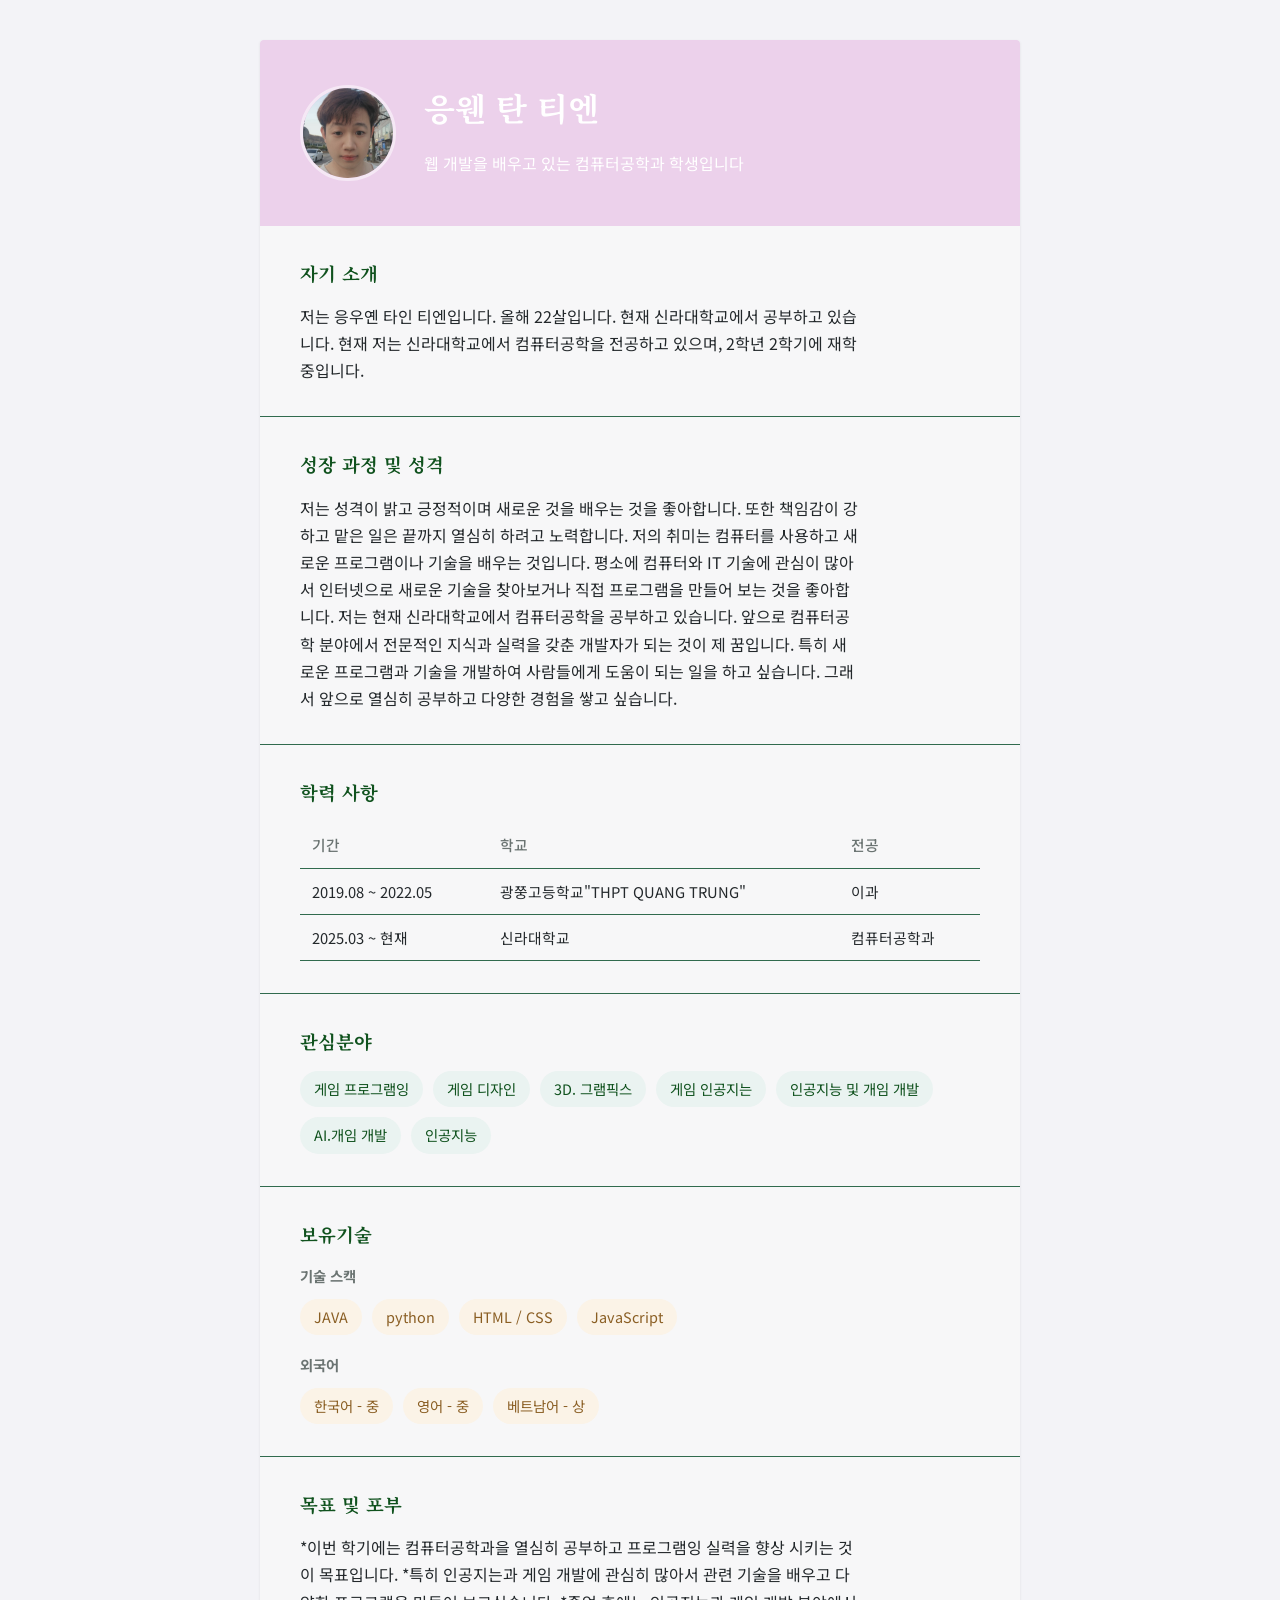
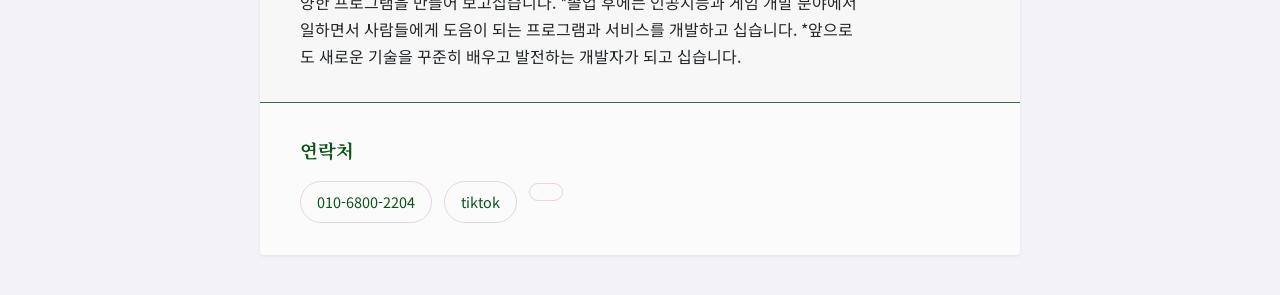
<file: index.html>
<!DOCTYPE html>
<html lang="ko">
<head>
    <meta charset="UTF-8">
    <meta name="viewport" content="width=device-width, initial-scale=1.0">
    <title>응웬 탄 티엔 자기소개서</title>

    <!-- css 영역-->
    <link href="css/style.css" rel="stylesheet">

    <link rel="preconnect" href="https://fonts.googleapis.com">
    <link rel="preconnect" href="https://fonts.gstatic.com" crossorigin>
    <link href="https://fonts.googleapis.com/css2?family=Noto+Sans+KR:wght@100..900&family=Noto+Serif+KR:wght@200..900&display=swap" rel="stylesheet">
</head>
<body>
    <!-- 전체 영역-->
    <div class="page">
        <!-- 헤더 영역-->
        <header class="profile-header">
            <!-- 사진-->
            <div class="profile-photo">
                <img src="image/thanhthien.jpg" alt="응웬 탄 티엔 프로필 사진입니다" width="200">
            </div>

            <!-- 제목-->
            <div>
                <h1>응웬 탄 티엔</h1>
                <p>웹 개발을 배우고 있는 컴퓨터공학과 학생입니다</p>
            </div>
        </header>

        <!--자기소개 영역-->
        <section class="intro">
            <h2>자기 소개</h2>
            <P>
                저는 응우옌 타인 티엔입니다. 올해 22살입니다. 현재 신라대학교에서 공부하고 있습니다.
                현재 저는 신라대학교에서 컴퓨터공학을 전공하고 있으며, 2학년 2학기에 재학 중입니다.
            </P>
        </section>

        <!-- 성상광정 및 성격 영역-->
        <section>
            <h2>성장 과정 및 성격</h2>
            <p>
                저는 성격이 밝고 긍정적이며 새로운 것을 배우는 것을 좋아합니다. 또한 책임감이 강하고 맡은 일은 끝까지 열심히 하려고 노력합니다.
                저의 취미는 컴퓨터를 사용하고 새로운 프로그램이나 기술을 배우는 것입니다.
                평소에 컴퓨터와 IT 기술에 관심이 많아서 인터넷으로 새로운 기술을 찾아보거나 직접 프로그램을 만들어 보는 것을 좋아합니다.
                저는 현재 신라대학교에서 컴퓨터공학을 공부하고 있습니다. 앞으로 컴퓨터공학 분야에서 전문적인 지식과 실력을 갖춘 개발자가 되는 것이 제 꿈입니다.
                특히 새로운 프로그램과 기술을 개발하여 사람들에게 도움이 되는 일을 하고 싶습니다. 그래서 앞으로 열심히 공부하고 다양한 경험을 쌓고 싶습니다.
            </p>
        </section>
        
        <!--학력 사항 영역-->
        <section>
            <h2>학력 사항</h2>
            <table>
                <thead>
                    <tr>
                        <th>기간</th>
                        <th>학교</th>
                        <th>전공</th>
                    </tr>

                </thead>
                <tbody>
                    <tr>
                        <td data-label="기간">2019.08 ~ 2022.05</td>
                        <td data-label="학교">광쭝고등학교"THPT QUANG TRUNG"</td>
                        <td data-label="전공">이과</td>
                    </tr>
                    <tr>
                        <td data-label="기간">2025.03 ~ 현재</td>
                        <td data-label="학교">신라대학교</td>
                        <td data-label="전공">컴퓨터공학과</td>
                    </tr>
                </tbody>

            </table>
        </section>

        <!--관심분야 영역-->
        <section class="interests">
            <h2>관심분야</h2>
            <ul>
                <li>게임 프로그램잉</li>
                <li>게임 디자인</li>
                <li>3D. 그램픽스</li>
                <li>게임 인공지는</li>
                <li>인공지능 및 개임 개발</li>
                <li>AI.개임 개발</li>
                <li>인공지능</li>
            </ul>
        </section>

        <!--보유기술 영역-->
        <section class="skills">
            <h2>보유기술</h2>
            <h3>기술 스캑</h3>
                <UL>
                    <li>JAVA</li>
                    <li>python</li>
                    <li>HTML / CSS</li>
                    <li>JavaScript</li>
                </UL>
            <h3>외국어</h3>
                <ul>
                    <li>한국어 - 중</li>
                    <li>영어 - 중</li>
                    <li>베트남어 - 상</li>
                </ul>
        </section>

        <!--목표 및 포부 영역-->
        <section>
            <h2>목표 및 포부</h2>
            <p>
                *이번 학기에는 컴퓨터공학과을 열심히 공부하고 프로그램잉 실력을 향상 시키는 것이 목표입니다.

                *특히 인공지는과 게임 개발에 관심히 많아서 관련 기술을 배우고 다양한 프로그램을 만들어 보고십습니다. 

                *졸업 후에는 인공지능과 게임 개발 분야에서 일하면서 사람들에게 도음이 되는 프로그램과 서비스를 개발하고 십습니다. 

                *앞으로도 새로운 기술을 꾸준히 배우고 발전하는 개발자가 되고 십습니다. 
        </section>

        <!-- 연락처 영역-->
        <footer class="contact">
            <h2>연락처</h2>
            <ul>
                <li><a href="tel:010-6800-2204">010-6800-2204</a></li>
                <li><a href="https://www.tiktok.com/@thanhthien220504" target="_blank">tiktok</a></li>
                <li><a href="" </a></li>
            </ul>
        </footer>
    </div>
</body>
</html>
</file>
<file: css/style.css>
:root {
  --bg: #f3f3f7;
  --panel: #f7f7f8;
  --teal: #ecd1eb;
  --teal-dark: #10521e;
  --mustard: #E3A857;
  --ink: #23282B;
  --muted: #6B7472;
  --line: #316b4e;
}

* { box-sizing: border-box; }

body {
  margin: 0;
  background: var(--bg);
  color: var(--ink);
  font-family: 'Noto Sans KR', sans-serif;
  line-height: 1.7;
}

.page {
  max-width: 760px;
  margin: 40px auto;
  background: var(--panel);
  border-radius: 4px;
  overflow: hidden;
  box-shadow: 0 1px 3px rgba(0,0,0,0.08);
}

/* 헤더 영역 */
.profile-header {
  background: var(--teal);
  color: #fff;
  padding: 40px 40px 32px;
  display: flex;
  align-items: center;
  gap: 28px;
}

.profile-header h1 {
  font-family: 'Noto Serif KR', serif;
  font-size: 2rem;
  margin: 0 0 6px;
}

.profile-header .tagline {
  margin: 0;
  color: #DCEFEA;
  font-size: 0.95rem;
}

.profile-photo img {
  width: 96px;
  height: 96px;
  object-fit: cover;
  border-radius: 50%;
  border: 3px solid rgba(255,255,255,0.5);
  flex-shrink: 0;
}

/* 본문 공통 */
section, footer.contact {
  padding: 32px 40px;
  border-bottom: 1px solid var(--line);
}

footer.contact { border-bottom: none; background: #FAFBFA; }

h2 {
  font-family: 'Noto Serif KR', serif;
  font-size: 1.15rem;
  color: var(--teal-dark);
  margin: 0 0 14px;
}

h3 {
  font-size: 0.9rem;
  color: var(--muted);
  margin: 18px 0 10px;
}

h3:first-of-type { margin-top: 0; }

section p {
  margin: 0 0 10px;
  max-width: 62ch;
  color: var(--ink);
}

section p:last-child { margin-bottom: 0; }

/* 좌우명 인용구 */
blockquote.motto {
  margin: 16px 0 0;
  padding: 10px 18px;
  border-left: 3px solid var(--mustard);
  color: var(--muted);
  font-style: italic;
  font-size: 0.95rem;
}

/* 태그형 리스트 (관심 분야, 보유 기술) */
.interests ul,
.skills ul {
  list-style: none;
  margin: 0;
  padding: 0;
  display: flex;
  flex-wrap: wrap;
  gap: 10px;
}

.interests li {
  background: #EAF3F1;
  color: var(--teal-dark);
  padding: 6px 14px;
  border-radius: 999px;
  font-size: 0.9rem;
}

.skills li {
  background: #FBF3E7;
  color: #8A5E23;
  padding: 6px 14px;
  border-radius: 999px;
  font-size: 0.9rem;
}

/* 표 공통 (학력사항, 프로젝트, 자격증) */
table {
  width: 100%;
  border-collapse: collapse;
  font-size: 0.92rem;
}

th, td {
  text-align: left;
  padding: 10px 12px;
  border-bottom: 1px solid var(--line);
  vertical-align: top;
}

th {
  color: var(--muted);
  font-weight: 500;
}

tbody tr:hover { background: #47c04d; }

/* 연락처 */
.contact ul {
  list-style: none;
  margin: 0;
  padding: 0;
  display: flex;
  flex-wrap: wrap;
  gap: 12px;
}

.contact li a {
  display: inline-block;
  padding: 8px 16px;
  border: 1px solid var(--teal);
  border-radius: 999px;
  color: var(--teal-dark);
  text-decoration: none;
  font-size: 0.9rem;
  transition: background 1.15s ease, color 1.15s ease;
}

.contact li a:hover {
  background: var(--mustard);
  border-color: var(--mustard);
  color: #fff;
}

@media (max-width: 500px) {
  .page { 
    margin: 0; 
    border-radius: 0; 
  }
  .profile-header { 
    flex-direction: column; 
    align-items: flex-start; 
    gap: 16px; 
    padding: 28px 24px; 
  }
  section, footer.contact { 
    padding: 24px; 
  }
  table, thead, tbody, th, td, tr { 
    display: block; 
  }
  thead { 
    display: none; 
  }
  td { 
    border-bottom: none; 
    padding: 4px 0; 
  }
  tbody tr { 
    padding: 10px 0; 
    border-bottom: 1px solid var(--line); 
  }
  td::before { 
    content: attr(data-label); 
    display: block; 
    font-size: 0.75rem; 
    color: var(--muted); 
  }
}
</file>
